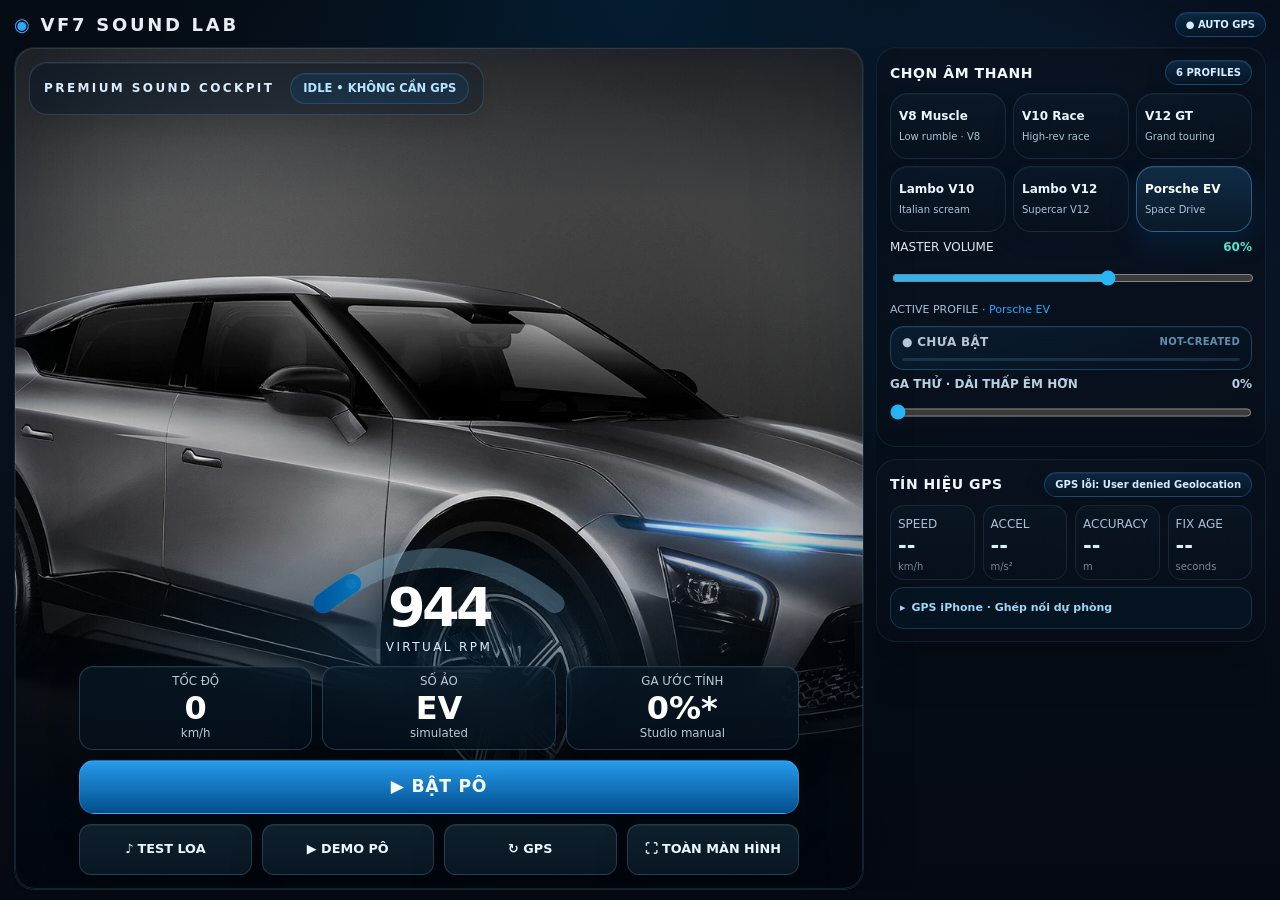
<file: index.html>
<!DOCTYPE html><html lang="vi"><head><meta charset="utf-8"><meta name="viewport" content="width=device-width,initial-scale=1,maximum-scale=1"><meta name="theme-color" content="#070d14"><title>VF7 Sound Lab V23 • Cloud GPS Bridge</title><link rel="stylesheet" href="./styles.css"></head><body><main><header><div><h1><span class="branddot">◉</span> VF7 SOUND LAB</h1></div><span class="tag" id="autoBadge">● AUTO GPS</span></header>
<div class="workspace"><section class="panel hero"><div class="hero-bg"><img src="./assets/vf7-hero.png" alt="VinFast VF 7"/></div><div class="hero-vignette" aria-hidden="true"></div><div class="hero-fade" aria-hidden="true"></div><div class="section-glow" aria-hidden="true"></div><div class="hero-content"><div class="topline"><div class="eyebrow">PREMIUM SOUND COCKPIT</div><span class="state" id="rpmState">IDLE</span></div><div class="dial"><svg viewBox="0 0 400 170" aria-hidden="true"><defs><linearGradient id="rpmGradient" gradientUnits="userSpaceOnUse" x1="36" y1="0" x2="364" y2="0"><stop offset="0%" stop-color="#01579B"/><stop offset="20%" stop-color="#0879BD"/><stop offset="40%" stop-color="#159FDB"/><stop offset="62%" stop-color="#29B6F6"/><stop offset="80%" stop-color="#67DCFF"/><stop offset="94%" stop-color="#B7F0FF"/><stop offset="100%" stop-color="#E8FCFF"/></linearGradient></defs><path d="M 36 101 Q 200 -28 364 101" fill="none" stroke="rgba(138,192,221,.33)" stroke-width="28" stroke-linecap="round"/><path d="M 36 101 Q 200 -28 364 101" pathLength="100" fill="none" stroke="url(#rpmGradient)" stroke-width="28" stroke-linecap="round" stroke-dasharray="0 100" id="rpmArc"/><path d="M 55 106 Q 200 -8 345 106" fill="none" stroke="rgba(136,191,215,.28)" stroke-width="1.25" stroke-dasharray="3 10"/><circle id="rpmTipHalo" cx="36" cy="101" r="19" fill="#75dfff" opacity="0"/><circle id="rpmTip" cx="36" cy="101" r="7.2" fill="#d5f9ff" opacity="0"/></svg><div class="dialdata"><div class="rpm" id="rpm">800</div><div class="rpmlabel">VIRTUAL RPM</div><div class="stateLine">SMART SOUND ENGINE</div></div></div><div class="stats"><div class="stat"><span class="sub">TỐC ĐỘ</span><strong id="speed">0</strong><span class="sub">km/h</span></div><div class="stat"><span class="sub">SỐ ẢO</span><strong id="gear">1</strong><span class="sub">simulated</span></div><div class="stat"><span class="sub">GA ƯỚC TÍNH</span><strong id="throttleN">0%</strong><span class="sub" id="throttleSource">GPS estimated</span></div></div><div class="controls"><button class="primary" id="start">▶ BẬT PÔ</button><button class="secondary" id="testTone"><span class="label-long">♪ TEST LOA</span><span class="label-short">♪ LOA</span></button><button class="secondary" id="demoSound"><span class="label-long">▶ DEMO PÔ</span><span class="label-short">▶ DEMO</span></button><button class="secondary" id="retryGPS"><span class="label-long">↻ GPS</span><span class="label-short">↻ GPS</span></button><button class="secondary" id="fullscreen" aria-label="Chế độ toàn màn hình"><span class="label-long">⛶ TOÀN MÀN HÌNH</span><span class="label-short">⛶ FULL</span></button></div></div></section>
<div class="side"><section class="panel"><div class="section-title"><strong>CHỌN ÂM THANH</strong><span class="tag" style="padding:5px 9px">6 PROFILES</span></div><div class="modes"><button data-engine="v8">V8 Muscle<small>Low rumble · V8</small></button><button data-engine="v10">V10 Race<small>High-rev race</small></button><button data-engine="v12">V12 GT<small>Grand touring</small></button><button data-engine="lambo10">Lambo V10<small>Italian scream</small></button><button data-engine="lambo12">Lambo V12<small>Supercar V12</small></button><button data-engine="porscheev">Porsche EV<small>Space Drive</small></button></div><div class="row"><div class="flex"><label for="volume">MASTER VOLUME</label><b id="volumeVal">60%</b></div><input id="volume" type="range" min="0" max="100" value="60"></div><div class="mini activeprofile">ACTIVE PROFILE · <span id="profile" class="green">Porsche EV</span></div>
<div class="audio-box" role="status" aria-live="polite">
  <div class="audio-box-title"><span id="audioState">● CHƯA BẬT</span><span id="webAudioState">NOT-CREATED</span></div>
  <div class="audio-meter"><span id="signalMeter"></span></div>
  <div class="audio-feedback" id="audioDetail" hidden aria-live="polite"></div>
  <div id="status" class="sr-only">Chưa bật âm thanh.</div>
</div>
<div class="studio-box">
 <div class="flex"><label for="studioThrottle">GA THỬ · DẢI THẤP ÊM HƠN</label><b id="studioVal">0%</b></div>
 <input id="studioThrottle" type="range" min="0" max="100" step="1" value="0" aria-label="Ga thử không cần GPS"/>
</div></section><section class="panel"><div class="section-title"><strong>TÍN HIỆU GPS</strong><span id="gpsQuality" class="tag">Đang chờ GPS</span></div><div class="gps-stats"><div><span class="sub">SPEED</span><strong id="gpsLiveSpeed">--</strong><small>km/h</small></div><div><span class="sub">ACCEL</span><strong id="gpsLiveAccel">--</strong><small>m/s²</small></div><div><span class="sub">ACCURACY</span><strong id="gpsAccuracy">--</strong><small>m</small></div><div><span class="sub">FIX AGE</span><strong id="gpsAge">--</strong><small>seconds</small></div></div><details class="bridge-panel" aria-label="Kết nối GPS iPhone"><summary>GPS iPhone · Ghép nối dự phòng</summary><div class="bridge-heading"><span class="bridge-status" id="bridgeStatus">Chưa kết nối</span></div><div class="bridge-row"><button class="bridge-action" id="bridgeCreate" type="button">TẠO MÃ GHÉP NỐI</button><span class="bridge-code" id="bridgeCode">--------</span></div><p class="bridge-note">Nếu APTV không cấp GPS: mở <a href="./phone.html" target="_blank" rel="noopener">trang GPS iPhone</a>, nhập mã trên màn hình xe. Ưu tiên GPS APTV khi có tín hiệu.</p></details><span id="gpsPhase" hidden aria-hidden="true"></span><div hidden><span id="sensorSource"></span><span id="supportGeo"></span><span id="supportAudio"></span><span id="gpsSource"></span></div></section></div></div>
<details class="details"><summary>⚙ Chẩn đoán âm thanh / GPS / APTV</summary><section class="panel"><p class="notice" id="streamDiag">Âm thanh: chưa bật · GPS: chưa có dữ liệu</p><p class="notice">Ứng dụng dùng GPS do trình duyệt đang mở trang cấp. Trên APTV, cần HTTPS và quyền vị trí. iPhone không tự chuyển dữ liệu GPS qua CarPlay nếu thiếu cầu nối riêng. GPS đo tốc độ trễ; thuật toán chỉ <b>ước tính</b> ga, giảm tốc và cấp số, không đo bàn đạp hoặc hệ thống phanh xe.</p><p class="notice">Thử nghiệm khi xe đỗ: mở web bằng APTV, cấp quyền định vị, chọn profile, nhấn BẬT PÔ và kiểm tra âm thanh. Chỉ sử dụng các nút kiểm tra và cấu hình khi xe đang đỗ. Tránh điều chỉnh màn hình khi đang lái. Dữ liệu GPS không được gửi lên máy chủ.</p></section></details><footer>Thiết kế lấy cảm hứng từ cách tổ chức HUD và engine library của EV·ENGINE, không liên kết hay sao chép tài sản thương hiệu. Tất cả âm thanh tổng hợp từ Web Audio; không có bản thu Porsche/Lamborghini chính hãng. Chỉ phục vụ giải trí, không dùng làm công cụ đo vận tốc.</footer></main><script src="./config.js"></script><script src="./app.js" defer></script><script src="./bridge.js" defer></script></body></html>
</file>
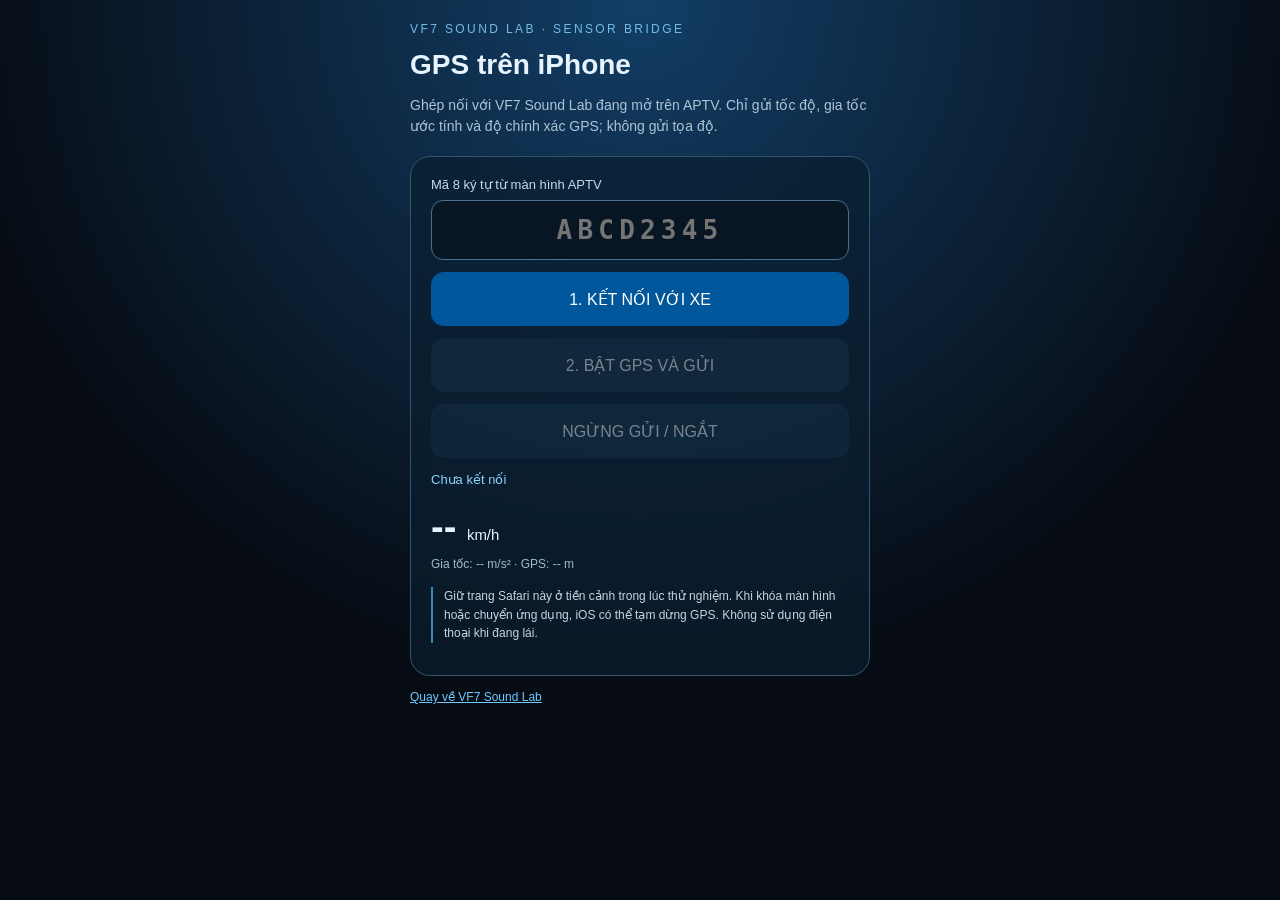
<file: phone.html>
<!doctype html><html lang="vi"><head><meta charset="utf-8"><meta name="viewport" content="width=device-width,initial-scale=1,viewport-fit=cover"><meta name="theme-color" content="#07111c"><title>VF7 · iPhone GPS Bridge</title><style>
:root{color-scheme:dark;font-family:-apple-system,BlinkMacSystemFont,"Segoe UI",sans-serif}*{box-sizing:border-box}body{margin:0;min-height:100vh;background:radial-gradient(circle at 50% 0,#123e66,#070c14 62%);color:#e7f4ff;padding:22px}main{max-width:460px;margin:auto}.eyebrow{font-size:12px;letter-spacing:.2em;color:#72bde7}h1{font-size:28px;line-height:1.1;margin:14px 0}p{color:#adc4d6;line-height:1.55;font-size:14px}.card{background:rgba(11,30,48,.7);border:1px solid #34546e;border-radius:20px;padding:20px;margin-top:18px;backdrop-filter:blur(12px)}label{display:block;font-size:13px;color:#c3dded;margin-bottom:8px}input{width:100%;font:700 26px monospace;letter-spacing:.20em;color:#fff;background:#081522;border:1px solid #477391;border-radius:12px;padding:14px;text-transform:uppercase;text-align:center}button{width:100%;font:700 15px inherit;font-size:16px;min-height:54px;border:0;border-radius:13px;color:white;background:#01579b;margin-top:12px}button.secondary{background:#1a3449}button:disabled{opacity:.45}.status{color:#8bd4fa;font-size:13px;margin:14px 0;min-height:20px}.metric{font-size:38px;font-weight:800;margin:8px 0}.small{font-size:12px;color:#a3bacb}.notice{font-size:12px;color:#c6d6e1;border-left:2px solid #3489bf;padding-left:11px;margin-top:16px}a{color:#6ecaff}</style></head><body><main><div class="eyebrow">VF7 SOUND LAB · SENSOR BRIDGE</div><h1>GPS trên iPhone</h1><p>Ghép nối với VF7 Sound Lab đang mở trên APTV. Chỉ gửi tốc độ, gia tốc ước tính và độ chính xác GPS; không gửi tọa độ.</p><div class="card"><label for="code">Mã 8 ký tự từ màn hình APTV</label><input id="code" maxlength="8" autocomplete="off" autocapitalize="characters" spellcheck="false" placeholder="ABCD2345"><button id="join">1. KẾT NỐI VỚI XE</button><button class="secondary" id="start" disabled>2. BẬT GPS VÀ GỬI</button><button class="secondary" id="stop" disabled>NGỪNG GỬI / NGẮT</button><div class="status" id="status">Chưa kết nối</div><div class="metric"><span id="speed">--</span> <small style="font-size:15px;font-weight:400">km/h</small></div><div class="small">Gia tốc: <span id="accel">--</span> m/s² · GPS: <span id="accuracy">--</span> m</div><p class="notice">Giữ trang Safari này ở tiền cảnh trong lúc thử nghiệm. Khi khóa màn hình hoặc chuyển ứng dụng, iOS có thể tạm dừng GPS. Không sử dụng điện thoại khi đang lái.</p></div><p class="small"><a href="./index.html">Quay về VF7 Sound Lab</a></p></main><script src="./config.js"></script><script src="./phone.js"></script></body></html>
</file>
<file: styles.css>
:root{color-scheme:dark;font-family:Inter,ui-sans-serif,system-ui,-apple-system,BlinkMacSystemFont,"Segoe UI",sans-serif;color:#e7eef5;background:#060b12}*{box-sizing:border-box}body{margin:0;background:radial-gradient(ellipse at 55% -25%,#173242 0,transparent 62%),#070c13;min-height:100vh}main{max-width:1380px;margin:auto;padding:19px 22px 30px}button,input{font:inherit}button{cursor:pointer}header{display:flex;align-items:center;justify-content:space-between;margin-bottom:18px;gap:12px}h1{font-size:20px;letter-spacing:.12em;margin:0;font-weight:850}.branddot{color:#4cf4cc}.sub{color:#8899ad;font-size:12px}.tag{border:1px solid #25485a;color:#68ecd4;background:#0c292e;border-radius:30px;padding:8px 12px;font-size:11px;font-weight:700;white-space:nowrap}.workspace{display:grid;grid-template-columns:minmax(0,1.6fr) minmax(300px,1fr);gap:14px}.panel{background:#101923;border:1px solid #233543;border-radius:18px;padding:20px;min-width:0}.hero{position:relative;overflow:hidden;background:linear-gradient(155deg,#101d29,#0b121d 73%);min-height:500px;isolation:isolate}.hero:before{content:"";position:absolute;width:500px;height:500px;left:50%;top:12px;transform:translateX(-50%);background:radial-gradient(circle,#10cdaa0e,transparent 69%);pointer-events:none;z-index:0}.hero-bg,.hero-vignette,.hero-fade,.hero-content{position:absolute;inset:0}.hero-bg{z-index:0;pointer-events:none}.hero-bg img{position:absolute;left:50%;top:52%;transform:translate(-50%,-50%);width:min(92%,1320px);height:auto;object-fit:contain;object-position:center;filter:drop-shadow(0 18px 40px rgba(0,0,0,.45)) saturate(1.02) contrast(1.02);image-rendering:auto}.hero-vignette{z-index:0;pointer-events:none;background:radial-gradient(circle at 50% 52%,rgba(10,18,28,0) 0%,rgba(10,18,28,.06) 34%,rgba(7,12,18,.34) 62%,rgba(5,8,13,.82) 100%),linear-gradient(180deg,rgba(6,10,16,.34) 0%,rgba(6,10,16,.06) 20%,rgba(6,10,16,.08) 58%,rgba(6,10,16,.55) 100%)}.hero-fade{z-index:0;pointer-events:none;background:linear-gradient(180deg,rgba(7,12,18,.12) 0%,rgba(7,12,18,0) 18%,rgba(7,12,18,0) 62%,rgba(7,12,18,.22) 100%)}.hero-content{position:relative;z-index:1;display:flex;flex-direction:column;height:100%}.topline{display:flex;justify-content:space-between;align-items:center;gap:10px}.eyebrow{letter-spacing:.17em;color:#8da3b6;font-size:11px;font-weight:750}.state{color:#5aebc8;font-size:12px;font-weight:800}.dial{height:265px;width:min(100%,500px);margin:12px auto 0;position:relative;display:flex;align-items:center;justify-content:center}.dial svg{position:absolute;inset:0;width:100%;height:100%}.dialdata{position:relative;text-align:center;margin-top:29px}.rpm{font-size:clamp(62px,8vw,106px);font-weight:800;letter-spacing:-.08em;line-height:1;font-variant-numeric:tabular-nums}.rpmlabel{font-size:12px;letter-spacing:.16em;color:#94a8b7;margin-top:5px}.stateLine{font-size:12px;color:#64efcb;margin-top:13px;text-transform:uppercase}.stats{display:grid;grid-template-columns:repeat(3,1fr);gap:10px;margin-top:5px}.stat{padding:14px 10px;background:#0c141e;border:1px solid #213341;border-radius:12px;text-align:center}.stat strong{display:block;color:white;font-size:clamp(24px,2.8vw,35px);font-variant-numeric:tabular-nums;margin:6px 0 2px}.green{color:#65f4d1}.controls{display:flex;align-items:center;gap:10px;margin-top:17px;flex-wrap:wrap}.primary{flex:1;background:#64eac7;border:1px solid #64eac7;color:#071c20;border-radius:10px;padding:16px 17px;font-weight:850;letter-spacing:.05em;font-size:15px}.primary.off{background:#ffc6a3;border-color:#ffc6a3;color:#391b13}.secondary{background:#192937;border:1px solid #345064;color:#dae6f0;padding:13px 14px;border-radius:10px;font-size:13px}.status{font-size:12px;color:#9db1c0;margin-top:12px;line-height:1.55;min-height:18px}.side{display:flex;flex-direction:column;gap:14px}.section-title{display:flex;align-items:center;justify-content:space-between;gap:10px;margin-bottom:16px}.section-title strong{font-size:15px}.modes{display:grid;grid-template-columns:1fr 1fr;gap:9px}.modes button{display:flex;flex-direction:column;align-items:flex-start;justify-content:center;gap:4px;min-height:67px;text-align:left;background:#0b141e;color:#cfdde8;border:1px solid #273b48;border-radius:12px;padding:11px 13px;font-weight:730;font-size:13px}.modes button:before{content:'◈';font-size:13px;color:#4f7e91}.modes button.active{background:linear-gradient(135deg,#17383a,#0c232b);border-color:#53daba;color:white}.modes button.active:before{color:#70f7d4}.modes button small{font-size:10px;color:#8698a8;font-weight:500}.flex{display:flex;justify-content:space-between;align-items:center;gap:10px}.row{margin-top:17px}.row label{font-size:13px}.row b{font-size:13px;color:#60eac8}input[type=range]{width:100%;accent-color:#65edd0;margin-top:13px}.mini{color:#90a4b5;font-size:11px;line-height:1.6}.gps-dashboard{margin-top:14px}.gps-stats{display:grid;grid-template-columns:repeat(4,1fr);gap:8px;margin:13px 0}.gps-stats>div{background:#0b141d;border:1px solid #1f3340;padding:11px;border-radius:10px;min-width:0}.gps-stats strong{display:block;color:#b9f4e4;font-size:17px;overflow:hidden;text-overflow:ellipsis;white-space:nowrap;margin:6px 0}.gps-stats small{display:block;color:#70889b;font-size:10px}.notice{color:#95a9ba;font-size:12px;line-height:1.65}.details{margin-top:14px}.details summary{cursor:pointer;font-size:13px;font-weight:750;color:#cbdce6;padding:10px 0}.details .panel{margin-top:10px}footer{color:#7891a1;font-size:11px;padding:18px 0;line-height:1.5}.topline,.stats,.controls,.status{position:relative}.topline{padding:2px 0}.dial{z-index:1}.dial svg path:first-child{stroke:rgba(53,78,95,.9)}.dialdata{text-shadow:0 4px 20px rgba(0,0,0,.45)}.stats .stat{background:rgba(10,20,30,.72);backdrop-filter:blur(10px);-webkit-backdrop-filter:blur(10px);border-color:rgba(79,110,126,.38)}.controls .primary,.controls .secondary{backdrop-filter:blur(10px);-webkit-backdrop-filter:blur(10px)}.controls .secondary{background:rgba(20,38,52,.82)}.hero .status{padding:8px 12px;border-radius:10px;background:rgba(8,16,24,.46);backdrop-filter:blur(8px);-webkit-backdrop-filter:blur(8px)}.hero .section-glow{position:absolute;left:50%;bottom:22px;transform:translateX(-50%);width:min(72%,760px);height:140px;border-radius:50%;background:radial-gradient(ellipse at center,rgba(92,233,203,.10) 0%,rgba(92,233,203,.02) 42%,rgba(92,233,203,0) 72%);pointer-events:none;z-index:0}@media (min-width:850px) and (orientation:landscape){.hero-bg img{width:min(90%,1180px);top:54%}.stats{margin-top:auto}.hero .status{margin-top:10px}}@media (max-width:850px){.hero-bg img{width:112%;top:58%;opacity:.92}.hero-vignette{background:radial-gradient(circle at 50% 56%,rgba(10,18,28,0) 0%,rgba(10,18,28,.08) 28%,rgba(7,12,18,.44) 62%,rgba(5,8,13,.88) 100%),linear-gradient(180deg,rgba(6,10,16,.24) 0%,rgba(6,10,16,.05) 18%,rgba(6,10,16,.10) 60%,rgba(6,10,16,.64) 100%)}}@media(max-width:850px){main{padding:12px}.workspace{grid-template-columns:1fr}.hero{min-height:430px}.dial{height:240px}.panel{padding:15px}}@media(max-width:470px){.stats{gap:6px}.stat{padding:10px 4px}.stat strong{font-size:24px}.modes{grid-template-columns:1fr 1fr}.gps-stats{grid-template-columns:repeat(2,1fr)}header .tag{font-size:9px;padding:6px}.rpm{font-size:66px}}

/* V7: automotive touch-first cockpit, preserving existing audio/GPS engine. */
html{-webkit-text-size-adjust:100%;scroll-behavior:smooth}body{overscroll-behavior-y:contain}button,summary,input{touch-action:manipulation}button{min-height:54px;-webkit-tap-highlight-color:transparent;user-select:none}button:focus-visible,summary:focus-visible{outline:3px solid #67edd4;outline-offset:3px}button:active{transform:scale(.985)}.primary{min-height:68px;font-size:16px;border-radius:14px}.secondary{font-size:13px;font-weight:750;border-radius:12px}.modes button{min-height:78px;padding:12px 14px;font-size:15px}.modes button small{font-size:11px;line-height:1.35}.modes button:before{font-size:18px}.row{margin-top:16px}input[type=range]{height:36px;cursor:pointer;touch-action:pan-x}input[type=range]::-webkit-slider-thumb{width:28px;height:28px}.controls{display:grid;grid-template-columns:minmax(0,1.3fr) repeat(2,minmax(0,.7fr));gap:10px}.controls button{min-width:0}.controls #start{grid-row:span 2}.status{font-size:13px}.tag{font-size:12px}.stat .sub{font-size:12px}.stat strong{font-size:clamp(25px,3vw,37px)}
/* Wider embedded landscapes, including lower-resolution car displays */
@media (min-width:850px) and (orientation:landscape){main{max-width:none;padding:10px 15px 16px}header{margin-bottom:10px}.workspace{grid-template-columns:minmax(0,1.16fr) minmax(340px,1fr);gap:10px}.side{gap:10px}.panel{padding:14px 16px;border-radius:16px}.hero{min-height:0}.dial{height:clamp(140px,31vh,260px);margin:3px auto 0}.dialdata{margin-top:19px}.rpm{font-size:clamp(54px,7.5vh,96px)}.stats{gap:8px;margin-top:0}.stat{padding:8px}.stat strong{font-size:clamp(23px,4vh,34px);margin:2px 0}.controls{margin-top:10px;gap:8px}.primary{min-height:62px}.secondary{min-height:52px}.section-title{margin-bottom:9px}.section-title strong{font-size:14px}.modes{grid-template-columns:repeat(3,minmax(0,1fr));gap:7px}.modes button{min-height:65px;padding:8px 10px;font-size:13px}.modes button:before{display:none}.modes button small{font-size:10px}.row{margin-top:8px}.gps-stats{margin:9px 0}.gps-stats>div{padding:8px}.gps-stats strong{margin:4px 0}.gps-dashboard{margin-top:8px}.details{margin-top:10px}footer{padding:9px 0}}
/* Extra short APTV windows: focus on core actions without micro-text */
@media (min-width:850px) and (max-height:650px) and (orientation:landscape){.dial{height:155px}.rpm{font-size:59px}.stateLine{margin-top:6px}.stats{margin-top:-2px}.controls{grid-template-columns:1.35fr 1fr 1fr 1fr 1fr}.controls #start{grid-row:auto}.controls button{min-height:56px;padding:7px;font-size:12px}.controls .primary{font-size:13px}.modes button{min-height:60px}.gps-stats strong{font-size:15px}.gps-stats small{font-size:9px}.gps-stats>div{padding:7px}.row{margin-top:5px}.status{font-size:11px;margin-top:6px}.section-title{margin-bottom:7px}}
/* Phone/tablet fallback */
@media (max-width:849px){.workspace{grid-template-columns:1fr}.hero{min-height:0}.modes{grid-template-columns:repeat(3,minmax(0,1fr))}.controls{grid-template-columns:1fr 1fr}.controls #start{grid-column:1/-1;grid-row:auto}.controls #fullscreen{grid-column:1/-1}.modes button{min-height:78px}.gps-stats{grid-template-columns:repeat(4,minmax(0,1fr))}}
@media (max-width:530px){h1{font-size:16px}.tag{font-size:10px}.dial{height:205px}.rpm{font-size:64px}.panel{padding:13px}.modes{grid-template-columns:repeat(2,minmax(0,1fr))}.gps-stats{grid-template-columns:repeat(2,minmax(0,1fr))}.controls{gap:8px}.secondary{font-size:12px;padding:10px}}
@media (prefers-reduced-motion:reduce){button:active{transform:none}html{scroll-behavior:auto}}

:root{
  --accent:#01579B;
  --accent-soft:#2aa8ff;
  --accent-glow:rgba(42,168,255,.22);
  --glass:rgba(8,18,31,.42);
  --glass-strong:rgba(10,23,38,.58);
  --glass-border:rgba(152,214,255,.18);
  --text-soft:#a8bfd2;
}
body{
  background:
    radial-gradient(ellipse at 50% -8%, rgba(1,87,155,.26) 0%, rgba(1,87,155,.10) 26%, transparent 56%),
    radial-gradient(circle at 84% 18%, rgba(41,121,255,.12) 0%, transparent 28%),
    linear-gradient(180deg,#050b12 0%, #07111d 42%, #050912 100%);
}
.branddot,.green{color:var(--accent-soft)!important}
h1{letter-spacing:.15em}
.sub,.mini,.notice{color:var(--text-soft)}
.tag{
  border-color:rgba(42,168,255,.28)!important;
  color:#d4efff;
  background:linear-gradient(180deg,rgba(19,77,127,.38),rgba(7,29,48,.38));
  box-shadow:0 8px 24px rgba(0,0,0,.16), inset 0 1px 0 rgba(255,255,255,.05);
  backdrop-filter:blur(14px);
  -webkit-backdrop-filter:blur(14px);
}
.panel{
  background:linear-gradient(180deg,rgba(9,18,30,.82),rgba(7,14,24,.72));
  border-color:rgba(111,177,220,.10);
  box-shadow:0 18px 48px rgba(0,0,0,.26), inset 0 1px 0 rgba(255,255,255,.02);
}
.hero{
  background:
    radial-gradient(circle at 50% 48%, rgba(1,87,155,.14) 0%, rgba(1,87,155,.08) 18%, transparent 54%),
    linear-gradient(160deg, #0b1520 0%, #08111a 55%, #060b12 100%);
  min-height:560px;
}
.hero:before{background:radial-gradient(circle, rgba(42,168,255,.12), transparent 68%)}
.hero-bg img{
  width:min(94%,1260px)!important;
  top:54%!important;
  filter:drop-shadow(0 28px 58px rgba(0,0,0,.58)) saturate(1.04) contrast(1.03) brightness(1.01);
}
.hero-vignette{
  background:
    radial-gradient(circle at 50% 54%, rgba(7,15,25,0) 0%, rgba(7,15,25,.04) 25%, rgba(6,12,20,.22) 52%, rgba(3,7,11,.78) 100%),
    radial-gradient(circle at 50% 34%, rgba(42,168,255,.08) 0%, transparent 32%),
    linear-gradient(180deg, rgba(4,9,15,.44) 0%, rgba(4,9,15,.08) 17%, rgba(4,9,15,.08) 68%, rgba(4,9,15,.58) 100%);
}
.hero-fade{background:linear-gradient(180deg,rgba(8,14,22,.16) 0%, rgba(8,14,22,0) 22%, rgba(8,14,22,0) 65%, rgba(8,14,22,.20) 100%)}
.section-glow{
  width:min(78%,820px)!important;
  height:180px!important;
  background:radial-gradient(ellipse at center, rgba(42,168,255,.14) 0%, rgba(42,168,255,.04) 42%, rgba(42,168,255,0) 72%)!important;
}
.hero-content{
  padding:2px;
}
.topline{
  display:flex;
  align-items:center;
  justify-content:space-between;
  gap:16px;
  padding:16px 18px !important;
  border:1px solid var(--glass-border);
  background:linear-gradient(180deg, rgba(17,32,49,.30), rgba(8,18,31,.46));
  border-radius:18px;
  box-shadow:0 10px 30px rgba(0,0,0,.18), inset 0 1px 0 rgba(255,255,255,.05);
  backdrop-filter:blur(18px);
  -webkit-backdrop-filter:blur(18px);
}
.eyebrow{color:#d8edff;font-size:12px;letter-spacing:.20em}
.state{
  color:#b5e5ff;
  background:rgba(1,87,155,.18);
  border:1px solid rgba(74,176,255,.22);
  padding:8px 12px;
  border-radius:999px;
  box-shadow:inset 0 1px 0 rgba(255,255,255,.05);
}
.dial{
  margin:8px auto -4px;
  width:min(100%,560px);
}
#rpmArc{stroke:#29b6f6!important;filter:drop-shadow(0 0 8px rgba(41,182,246,.35))}
.dialdata{
  padding:22px 28px 16px;
  border-radius:999px;
  background:radial-gradient(circle at 50% 32%, rgba(16,29,45,.32), rgba(8,15,24,.08) 58%, rgba(8,15,24,0) 74%);
}
.rpm{color:#f2f8fd;text-shadow:0 6px 32px rgba(0,0,0,.55)}
.rpmlabel,.stateLine{color:#c5ddee}
.stats{
  grid-template-columns:repeat(3,minmax(0,1fr));
  gap:12px;
  margin-top:6px;
}
.stat{
  background:linear-gradient(180deg, rgba(18,35,54,.28), rgba(7,16,27,.52))!important;
  border:1px solid var(--glass-border)!important;
  border-radius:18px;
  backdrop-filter:blur(18px);
  -webkit-backdrop-filter:blur(18px);
  box-shadow:0 10px 26px rgba(0,0,0,.16), inset 0 1px 0 rgba(255,255,255,.04);
}
.stat .sub{color:#b8cad8}
.stat strong{color:white}
.controls{
  margin-top:14px;
  gap:12px;
}
.primary,.secondary,
.modes button,
.gps-stats>div,
.hero .status,
.row input[type=range],
.details .panel{
  backdrop-filter:blur(18px);
  -webkit-backdrop-filter:blur(18px);
}
.primary{
  background:linear-gradient(180deg, rgba(42,168,255,.92), rgba(1,87,155,.90));
  border:1px solid rgba(137,220,255,.22);
  color:#f7fcff;
  box-shadow:0 18px 34px rgba(1,87,155,.22), inset 0 1px 0 rgba(255,255,255,.15);
}
.primary.off{
  background:linear-gradient(180deg, rgba(160,228,255,.92), rgba(27,126,200,.88));
  border-color:rgba(137,220,255,.24);
  color:#072033;
}
.secondary{
  background:linear-gradient(180deg, rgba(18,35,54,.38), rgba(8,17,28,.60));
  border:1px solid var(--glass-border);
  color:#ebf7ff;
  box-shadow:0 10px 24px rgba(0,0,0,.14), inset 0 1px 0 rgba(255,255,255,.04);
}
.hero .status{
  margin-top:12px;
  background:linear-gradient(180deg, rgba(18,35,54,.32), rgba(8,17,28,.50))!important;
  border:1px solid rgba(112,177,220,.14);
  color:#d7ebfb;
}
.section-title strong{letter-spacing:.04em;color:#f0f7fc}
.modes button{
  background:linear-gradient(180deg, rgba(18,35,54,.32), rgba(8,17,28,.52));
  border:1px solid rgba(100,160,200,.16);
  color:#ecf6fe;
  box-shadow:0 10px 22px rgba(0,0,0,.10), inset 0 1px 0 rgba(255,255,255,.03);
}
.modes button:before{color:#79cbff}
.modes button.active{
  background:linear-gradient(180deg, rgba(24,66,101,.56), rgba(10,29,45,.72));
  border-color:rgba(121,203,255,.34);
  box-shadow:0 12px 28px rgba(1,87,155,.20), inset 0 1px 0 rgba(255,255,255,.05);
}
.modes button small{color:#aac5d8}
input[type=range]{accent-color:#29b6f6}
.gps-stats>div{
  background:linear-gradient(180deg, rgba(18,35,54,.30), rgba(8,17,28,.54));
  border:1px solid rgba(100,160,200,.16);
  border-radius:14px;
}
.gps-stats strong{color:#d8efff}
.details summary{color:#dcefff}
footer{color:#8fb1c6}
@media (min-width:850px) and (orientation:landscape){
  .workspace{grid-template-columns:minmax(0,1.72fr) minmax(340px,1fr)!important;gap:14px!important}
  .hero{min-height:580px}
  .hero-content{padding:2px 2px 0}
  .topline{max-width:560px}
  .stats,.controls,.hero .status{max-width:700px}
  .stats,.controls,.hero .status{margin-left:auto;margin-right:auto}
  .stats{margin-top:-4px}
}
@media (max-width:850px){
  .hero{min-height:510px}
  .topline{padding:14px 14px!important;border-radius:16px}
  .hero-bg img{width:120%!important;top:57%!important}
  .stats{gap:9px}
  .stat{border-radius:16px}
}


/* V10 Hero Focus Layout: reduce UI obstruction and spotlight VF7 */
.hero{min-height:620px!important}
.hero-bg img{width:min(98%,1340px)!important;top:48.5%!important;left:51%!important;filter:drop-shadow(0 34px 70px rgba(0,0,0,.62)) saturate(1.05) contrast(1.04) brightness(1.02)!important}
.hero-vignette{background:radial-gradient(circle at 50% 50%, rgba(7,15,25,0) 0%, rgba(7,15,25,.02) 20%, rgba(6,12,20,.16) 50%, rgba(3,7,11,.76) 100%),radial-gradient(circle at 50% 35%, rgba(42,168,255,.10) 0%, transparent 30%),linear-gradient(180deg, rgba(4,9,15,.40) 0%, rgba(4,9,15,.08) 16%, rgba(4,9,15,.06) 66%, rgba(4,9,15,.52) 100%)!important}
.hero-content{display:block!important;position:relative;height:100%;padding:0!important}
.topline{position:absolute;top:18px;left:18px;right:auto;width:min(420px,calc(100% - 36px));z-index:3;padding:14px 16px!important}
.dial{position:absolute;left:50%;bottom:145px;transform:translateX(-50%);width:min(56%,560px)!important;height:auto!important;margin:0!important;z-index:2}
.dialdata{padding:16px 22px 10px!important;background:radial-gradient(circle at 50% 32%, rgba(10,20,34,.44), rgba(8,15,24,.12) 58%, rgba(8,15,24,0) 76%)!important}
.rpm{font-size:clamp(58px,8vw,102px)!important}
.stats{position:absolute;left:50%;bottom:82px;transform:translateX(-50%);width:min(74%,760px);z-index:3;margin:0!important}
.controls{position:absolute;left:50%;bottom:18px;transform:translateX(-50%);width:min(82%,860px);z-index:3;margin:0!important}
.hero .status{position:absolute;left:18px;bottom:18px;width:min(360px,calc(100% - 36px));z-index:2;margin:0!important;background:linear-gradient(180deg, rgba(13,28,44,.42), rgba(8,17,28,.56))!important}
.section-glow{bottom:136px!important;width:min(84%,960px)!important;height:220px!important;background:radial-gradient(ellipse at center, rgba(42,168,255,.16) 0%, rgba(42,168,255,.05) 40%, rgba(42,168,255,0) 74%)!important}
.stats .stat,.controls .primary,.controls .secondary,.hero .status{box-shadow:0 18px 34px rgba(0,0,0,.18), inset 0 1px 0 rgba(255,255,255,.05)!important}
@media (min-width:850px) and (orientation:landscape){.workspace{grid-template-columns:minmax(0,1.8fr) minmax(340px,1fr)!important}.topline{top:20px;left:20px;width:min(400px,calc(100% - 40px))}.dial{bottom:152px;width:min(54%,560px)!important}.stats{bottom:88px;width:min(70%,740px)}.controls{bottom:18px;width:min(76%,840px)}}
@media (max-width:1100px){.hero{min-height:600px!important}.hero-bg img{width:104%!important;left:52%!important;top:49%!important}.dial{width:min(72%,560px)!important;bottom:168px}.stats{width:min(88%,820px);bottom:94px}.controls{width:min(92%,880px)}.hero .status{width:min(320px,calc(100% - 36px))}}
@media (max-width:850px){.hero{min-height:640px!important}.hero-bg img{width:124%!important;top:40%!important;left:54%!important}.topline{top:12px;left:12px;width:calc(100% - 24px);padding:12px 14px!important}.dial{width:88%!important;bottom:205px}.stats{width:calc(100% - 24px);bottom:118px;grid-template-columns:repeat(3,1fr)!important}.controls{width:calc(100% - 24px);bottom:18px}.hero .status{display:none}.section-glow{bottom:180px!important}}
@media (max-width:560px){.hero{min-height:660px!important}.hero-bg img{width:136%!important;top:38%!important;left:56%!important}.dial{bottom:230px;width:92%!important}.stats{bottom:138px;gap:8px}.controls{grid-template-columns:1fr 1fr!important}.controls #start{grid-column:1/-1;grid-row:auto!important}.controls #fullscreen{grid-column:1/-1}}


/* V11 VF7 screen optimization */
html,body{height:100%;overflow:hidden}
body{-webkit-text-size-adjust:100%;touch-action:manipulation}
main{
  max-width:100vw!important;
  height:100vh;
  padding:12px 14px 10px!important;
  display:flex;
  flex-direction:column;
  overflow:hidden;
}
header{
  margin-bottom:10px!important;
  gap:10px;
  flex:0 0 auto;
}
header .sub{font-size:11px}
h1{font-size:18px!important}
.workspace{
  flex:1 1 auto;
  min-height:0;
  grid-template-columns:minmax(0,1.9fr) minmax(330px,390px)!important;
  gap:12px!important;
  overflow:hidden;
}
.hero{min-height:auto!important;height:100%;border-radius:22px}
.side{
  display:grid;
  grid-template-rows:auto auto;
  gap:12px;
  min-height:0;
  overflow:hidden;
}
.side>.panel{
  padding:16px 16px 14px!important;
}
/* keep all important content visible without page scrolling */
details.details{display:none!important}
footer{display:none!important}
.topline{width:min(380px,calc(100% - 28px))!important;top:14px!important;left:14px!important;padding:12px 14px!important}
.dial{bottom:136px!important;width:min(52%,540px)!important}
.stats{bottom:86px!important;width:min(72%,720px)!important;gap:10px!important}
.stat{padding:14px 12px!important;min-height:86px}
.stat strong{font-size:28px!important;line-height:1}
.controls{bottom:14px!important;width:min(80%,820px)!important;gap:10px!important}
.primary,.secondary,.modes button{
  min-height:58px!important;
  border-radius:18px!important;
  font-size:15px!important;
  font-weight:800!important;
}
.primary{min-height:62px!important}
.controls button{padding:0 16px!important}
.hero .status{display:none!important}
.section-title{margin-bottom:10px!important}
.section-title strong{font-size:14px!important}
.modes{
  grid-template-columns:1fr 1fr!important;
  gap:10px!important;
}
.modes button{
  min-height:68px!important;
  padding:11px 12px!important;
  text-align:left;
}
.modes button small{font-size:11px!important;margin-top:4px;display:block}
.row{margin-top:12px!important}
.row label,.flex b{font-size:12px!important}
input[type=range]{height:22px!important}
.gps-stats{gap:8px!important}
.gps-stats>div{padding:12px 10px!important;min-height:78px}
.gps-stats strong{font-size:24px!important;line-height:1}
.mini{font-size:11px!important}
.tag{font-size:10px!important;padding:6px 10px!important}
.panel{border-radius:20px!important}
/* Automotive landscape tuning */
@media (min-width:1100px) and (max-height:900px){
  .hero-bg img{width:min(96%,1300px)!important;top:48%!important}
  .dial{bottom:126px!important;width:min(50%,520px)!important}
  .stats{bottom:78px!important;width:min(68%,700px)!important}
  .controls{bottom:12px!important;width:min(76%,800px)!important}
  .primary,.secondary{min-height:54px!important}
  .modes button{min-height:62px!important}
  .gps-stats>div{min-height:72px}
}
@media (min-width:1200px){
  .hero-bg img{width:min(97%,1320px)!important;top:47.8%!important}
}
@media (max-width:980px){
  html,body{overflow:auto}
  main{height:auto;overflow:visible}
  .workspace{overflow:visible;grid-template-columns:1fr!important}
  .side{grid-template-rows:auto auto}
  details.details,footer{display:block!important}
}
@media (max-width:850px){
  html,body{overflow:auto}
  .hero{height:auto!important;min-height:640px!important}
  .topline{width:calc(100% - 24px)!important;top:12px!important;left:12px!important}
  .dial{bottom:196px!important;width:90%!important}
  .stats{bottom:112px!important;width:calc(100% - 24px)!important}
  .controls{bottom:12px!important;width:calc(100% - 24px)!important;grid-template-columns:repeat(2,1fr)!important}
  .controls #start{grid-column:1/-1}
  .side>.panel{padding:14px!important}
  details.details,footer{display:block!important}
}


/* V12: audio-state always visible, even when compact driving layout hides diagnostics */
.sr-only{position:absolute!important;width:1px!important;height:1px!important;padding:0!important;margin:-1px!important;overflow:hidden!important;clip:rect(0,0,0,0)!important;border:0!important}
.audio-box{margin-top:10px;border:1px solid rgba(61,171,239,.30);background:linear-gradient(160deg,rgba(13,41,66,.50),rgba(7,17,29,.70));border-radius:14px;padding:10px 12px;box-shadow:inset 0 1px 0 rgba(255,255,255,.04);-webkit-backdrop-filter:blur(16px);backdrop-filter:blur(16px)}
.audio-box-title{display:flex;align-items:center;justify-content:space-between;gap:6px;font-size:12px;font-weight:780;letter-spacing:.025em;color:#91d2fa}
#audioState[data-kind="on"],#audioState[data-kind="ready"]{color:#6fd8ff}#audioState[data-kind="warn"]{color:#ffcb83}#audioState[data-kind="off"]{color:#b5c5d5}
#webAudioState{font-size:10px;font-weight:720;opacity:.65}
.audio-feedback{font-size:11px;line-height:1.35;color:#aac6da;margin-top:7px;display:-webkit-box;-webkit-line-clamp:2;-webkit-box-orient:vertical;overflow:hidden;min-height:28px}
.audio-meter{height:3px;margin-top:9px;background:rgba(68,122,166,.28);border-radius:99px;overflow:hidden}.audio-meter span{height:100%;display:block;width:0;background:linear-gradient(90deg,#01579B,#40C4FF);border-radius:inherit;transition:width .1s}
.studio-box{margin-top:12px}.studio-box label,.studio-box b{font-size:12px!important;font-weight:750;color:#b8d0e1}.studio-box input[type=range]{margin:4px 0 0!important;min-height:35px;touch-action:pan-x}
.activeprofile{margin-top:8px!important}
/* Sound profiles in a compact grid, so the audio diagnostic remains onscreen. */
@media (min-width:981px) and (orientation:landscape){
 .modes{grid-template-columns:repeat(3,minmax(0,1fr))!important;gap:7px!important}
 .modes button{min-height:66px!important;padding:10px 8px!important;font-size:12px!important;line-height:1.18!important}
 .modes button small{font-size:10px!important;line-height:1.2!important}
 .side{overflow-y:auto!important;overscroll-behavior:contain;scrollbar-width:thin;scrollbar-color:#1c5481 transparent;grid-template-rows:min-content min-content!important}
 .side>.panel{padding:12px 13px!important}
 .side .row{margin-top:8px!important}
 .gps-stats>div{padding:7px!important;min-height:60px!important}
 .gps-stats strong{font-size:21px!important}
 .gps-stats{margin:7px 0!important}
 .audio-box{padding:8px 11px;margin-top:7px}
 .studio-box{margin-top:7px}
 .audio-feedback{min-height:26px;font-size:10px}
 .section-title{margin-bottom:8px!important}
}
@media (max-height:620px) and (min-width:981px) and (orientation:landscape){
 .side>.panel:nth-child(2){display:none}
 .modes button{min-height:56px!important}
 .audio-feedback{-webkit-line-clamp:1;min-height:13px}
 .topline{padding:9px!important}
 .stats{bottom:78px!important}
 .stat{min-height:65px!important;padding:9px!important}
}
@media (max-width:980px){.audio-feedback{-webkit-line-clamp:3}.modes{grid-template-columns:repeat(2,minmax(0,1fr))!important}}
/* Compact one-row bottom dock prevents RPM/stat overlap on landscape car displays. */
@media (min-width:981px) and (orientation:landscape){
 .controls{display:grid!important;grid-template-columns:minmax(0,1.7fr) repeat(4,minmax(0,.8fr))!important;align-items:stretch!important;gap:8px!important;width:calc(100% - 22px)!important;bottom:13px!important}
 .controls #start{grid-row:auto!important;grid-column:auto!important}
 .controls button{min-height:62px!important;padding:4px 7px!important;font-size:12px!important;line-height:1.15!important;border-radius:15px!important;letter-spacing:0!important}
 .stats{bottom:94px!important;width:78%!important}
 .dial{bottom:174px!important;width:min(51%,520px)!important}
}
@media (min-width:981px) and (max-height:620px) and (orientation:landscape){
 .controls button{min-height:54px!important}
 .stats{bottom:82px!important}
 .dial{bottom:156px!important}
}
@media (max-width:980px){
 html,body{height:auto!important;min-height:100%;overflow:auto!important}
 main{height:auto!important;min-height:100vh;overflow:visible!important}
 .workspace{display:grid!important;grid-template-columns:1fr!important;overflow:visible!important;min-height:0!important}
 .hero{height:680px!important;min-height:680px!important}
 .side{overflow:visible!important;display:flex!important;grid-template-rows:none!important}
 .topline{max-width:420px}
 .controls{bottom:14px!important}
 .stats{bottom:136px!important}
 .dial{bottom:220px!important}
}
@media (max-width:560px){
 .hero{height:860px!important;min-height:860px!important}
 .topline{max-width:none}
 .stats{bottom:304px!important}
 .dial{bottom:407px!important}
 .controls{grid-template-columns:repeat(2,minmax(0,1fr))!important}
 .controls #start{grid-column:1/-1!important;grid-row:auto!important}
}



/* V13: subtle description without adding another panel */
.studio-hint{font-size:10px;line-height:1.35;color:#94adbe;margin-top:-2px}
@media (min-width:981px) and (max-height:680px){.studio-hint{display:none}}

/* V14: Automotive touch layout, natural-flow dock instead of overlapping absolute panels. */
.hero{isolation:isolate!important; padding:clamp(10px,1.1vw,16px)!important; overflow:hidden!important}
.hero-content{
  position:relative!important;inset:auto!important;height:100%!important;min-height:0!important;
  display:grid!important;grid-template-columns:minmax(0,1fr)!important;
  grid-template-rows:auto minmax(130px,1fr) auto auto!important;
  gap:clamp(8px,1.1vh,13px)!important;
  padding:0!important;align-items:stretch!important;
}
.hero .topline{
  position:relative!important;inset:auto!important;transform:none!important;
  width:max-content!important;max-width:100%!important;min-width:0!important;
  margin:0!important;padding:10px 14px!important;
  min-height:50px;align-self:start!important;z-index:2;
}
.hero .topline .eyebrow{font-size:clamp(10px,.94vw,12px)!important;line-height:1.25}
.hero .topline .state{font-size:clamp(10px,.9vw,12px)!important;line-height:1.15!important;max-width:210px}
.hero .dial{
  position:relative!important;top:auto!important;right:auto!important;bottom:auto!important;left:auto!important;
  transform:none!important;width:min(100%,420px)!important;max-width:420px!important;
  height:100%!important;min-height:130px!important;max-height:290px!important;
  margin:0 auto!important;align-self:center!important;z-index:2;
}
.hero .dial svg{width:100%;height:100%}
.hero .dialdata{margin-top:clamp(8px,1.9vh,18px)!important;padding:10px 16px!important}
.hero .rpm{font-size:clamp(48px,6.6vw,88px)!important}
.hero .rpmlabel{font-size:clamp(9px,.9vw,12px)!important}
.hero .stateLine{font-size:clamp(9px,.9vw,12px)!important;margin-top:7px!important}
.hero .stats{
  position:relative!important;inset:auto!important;transform:none!important;
  width:100%!important;max-width:760px!important;margin:0 auto!important;z-index:3;
  display:grid!important;grid-template-columns:repeat(3,minmax(0,1fr))!important;
  gap:clamp(6px,.8vw,10px)!important;
}
.hero .stats .stat{
  padding:8px 10px!important;min-height:65px!important;display:flex!important;
  flex-direction:column;justify-content:center;align-items:center;gap:1px;
  border-radius:14px!important;
}
.hero .stat strong{font-size:clamp(23px,2.5vw,32px)!important;margin:2px 0!important}
.hero .stat .sub{font-size:clamp(10px,.92vw,12px)!important;line-height:1.16}
.hero .controls{
  position:relative!important;inset:auto!important;transform:none!important;
  width:100%!important;max-width:760px!important;margin:0 auto!important;z-index:4;
  display:grid!important;grid-template-columns:repeat(4,minmax(0,1fr))!important;
  grid-template-rows:clamp(48px,6vh,60px) clamp(42px,5.7vh,54px)!important;
  align-items:stretch!important;gap:clamp(6px,.8vw,10px)!important;
}
.hero .controls #start{
  grid-column:1 / -1!important;grid-row:1!important;
  min-height:0!important;width:100%!important;padding:6px 12px!important;
  font-size:clamp(14px,1.35vw,18px)!important;letter-spacing:.04em!important;
  border-radius:15px!important;white-space:nowrap!important;
}
.hero .controls .secondary{
  grid-row:2!important;grid-column:auto!important;
  min-height:0!important;min-width:0!important;width:100%!important;
  padding:5px 5px!important;border-radius:12px!important;
  font-size:clamp(11px,1vw,13px)!important;line-height:1.12!important;
  white-space:normal!important;word-break:normal;
}
.hero .controls #testTone{grid-column:1!important}
.hero .controls #demoSound{grid-column:2!important}
.hero .controls #retryGPS{grid-column:3!important}
.hero .controls #fullscreen{grid-column:4!important}
.label-short{display:none}
.hero .status{display:none!important}
/* Show car clearly in the central stage; softer dark edges preserve contrast. */
.hero-bg img{top:43%!important;left:50%!important;width:min(104%,1350px)!important}
.hero-vignette{background:radial-gradient(ellipse at 52% 44%,rgba(5,12,22,.01) 0%,rgba(5,12,22,.06) 35%,rgba(3,9,16,.5) 80%,rgba(2,7,12,.82) 100%),linear-gradient(180deg,rgba(4,9,15,.18),rgba(4,9,15,.04) 38%,rgba(4,9,15,.35) 88%,rgba(4,9,15,.64))!important}
@media (min-width:981px) and (orientation:landscape){
 .hero-content{grid-template-rows:auto minmax(110px,1fr) auto auto!important}
 .hero .dial{max-height:270px!important}
 .hero .controls{max-width:min(100%,720px)!important}
 .hero .stats{max-width:min(100%,720px)!important}
}
@media (min-width:981px) and (max-height:680px) and (orientation:landscape){
 .hero{padding:9px!important}
 .hero-content{gap:7px!important;grid-template-rows:auto minmax(100px,1fr) auto auto!important}
 .hero .topline{min-height:42px;padding:7px 10px!important}
 .hero .dial{max-height:190px!important}
 .hero .rpm{font-size:clamp(48px,5.1vw,68px)!important}
 .hero .stat{min-height:54px!important;padding:6px!important}
 .hero .controls{grid-template-rows:47px 41px!important;gap:6px!important}
 .hero .controls .secondary{font-size:11px!important}
}
/* Tablet / embedded APTV may expose a narrow CSS viewport despite wide physical display. */
@media (max-width:980px){
 .hero{height:auto!important;min-height:0!important;padding:14px!important}
 .hero-content{height:auto!important;grid-template-rows:auto clamp(225px,32vh,330px) auto auto!important;gap:12px!important}
 .hero .dial{height:100%!important;max-height:320px!important;max-width:440px!important}
 .hero .topline{width:max-content!important;max-width:100%!important}
 .hero .controls{grid-template-rows:58px 50px!important}
 .hero-bg img{top:40%!important;width:min(112%,1000px)!important}
 .workspace{overflow:visible!important}
}
@media (max-width:600px){
 .hero-content{grid-template-rows:auto 240px auto auto!important;gap:10px!important}
 .hero-bg img{width:140%!important;top:40%!important}
 .hero .dial{max-width:100%!important}
 .hero .stats .stat{padding:8px 3px!important}
 .hero .stats .stat strong{font-size:24px!important}
 .hero .stats .stat .sub{font-size:10px!important}
 .hero .controls{grid-template-rows:54px 46px!important;gap:6px!important}
 .hero .controls .secondary{font-size:12px!important}
 .label-long{display:none}
 .label-short{display:inline}
 .hero .topline{padding:9px 10px!important}
 .hero .topline .state{max-width:155px;padding:6px 9px}
}
@media (max-width:370px){
 .hero{padding:10px!important}
 .hero-content{grid-template-rows:auto 215px auto auto!important;gap:8px!important}
 .hero .controls .secondary{font-size:11px!important}
}

/* V15 – Immersive Hero: native photo edge-to-edge, compact unobstructed tachometer. */
.hero{background:#0b121a!important}
.hero-bg{position:absolute!important;inset:0!important;overflow:hidden!important;z-index:0}
.hero-bg img{
  position:absolute!important;inset:0!important;left:0!important;top:0!important;
  transform:none!important;width:100%!important;height:100%!important;
  max-width:none!important;max-height:none!important;
  object-fit:cover!important;object-position:49% center!important;
  filter:saturate(1.02) contrast(1.035) brightness(.95)!important;
}
.hero-vignette{
  background:
    radial-gradient(ellipse 86% 78% at 50% 44%, transparent 23%, rgba(5,12,20,.055) 52%,rgba(4,11,18,.37) 87%,rgba(3,9,17,.66) 100%),
    linear-gradient(180deg,rgba(5,11,19,.34) 0%,rgba(5,11,19,.02) 18%,rgba(5,11,19,.01) 52%,rgba(4,10,18,.28) 70%,rgba(4,10,18,.80) 88%,rgba(3,9,16,.92) 100%)!important;
}
.hero-fade{background:linear-gradient(180deg,rgba(4,10,18,.06),transparent 28%,transparent 58%,rgba(4,10,18,.26) 77%,rgba(3,8,16,.44))!important}
.hero::after{content:"";position:absolute;inset:0;z-index:0;pointer-events:none;border-radius:inherit;box-shadow:inset 0 0 0 1px rgba(129,194,232,.14),inset 0 30px 70px rgba(5,13,24,.08),inset 0 -50px 120px rgba(2,9,16,.20)}
.hero .topline{background:linear-gradient(140deg,rgba(9,22,36,.62),rgba(7,19,33,.32))!important;backdrop-filter:blur(13px);-webkit-backdrop-filter:blur(13px);box-shadow:0 10px 25px rgba(0,0,0,.12),inset 0 1px 0 rgba(255,255,255,.06)!important}
.hero .hero-content{grid-template-rows:auto minmax(115px,1fr) auto auto!important}
.hero .dial{
  position:relative!important;align-self:end!important;justify-self:center!important;
  width:min(100%,320px)!important;max-width:320px!important;
  height:112px!important;min-height:0!important;max-height:112px!important;
  margin:0 auto 3px!important;
  background:radial-gradient(ellipse at 50% 66%,rgba(6,19,31,.48) 0%,rgba(7,22,36,.25) 43%,transparent 75%)!important;
  border-radius:48%;
}
.hero .dial svg{position:absolute!important;inset:0!important;width:100%!important;height:100%!important;overflow:visible!important;pointer-events:none}
.hero .dialdata{
  position:absolute!important;top:49px!important;left:0!important;right:0!important;
  display:flex!important;flex-direction:column!important;align-items:center!important;
  width:100%!important;height:auto!important;padding:0!important;margin:0!important;
  text-align:center!important;background:none!important;text-shadow:0 3px 20px rgba(0,0,0,.70)!important;
}
.hero .rpm{font-size:clamp(43px,4.2vw,53px)!important;line-height:.95!important;letter-spacing:-.065em!important;color:#fff!important}
.hero .rpmlabel{font-size:clamp(10px,.95vw,12px)!important;letter-spacing:.20em!important;margin-top:7px!important;color:#d8edff!important}
.hero .stateLine{display:none!important}
.hero #rpmArc{filter:drop-shadow(0 0 5px rgba(40,173,246,.24))!important}
/* Keep information readable over fading photo; controls stay in a single-width dock. */
.hero .stats{z-index:3!important;margin-top:1px!important}
.hero .stats .stat{background:linear-gradient(180deg,rgba(8,25,39,.70),rgba(4,16,28,.82))!important;backdrop-filter:blur(17px);-webkit-backdrop-filter:blur(17px);border-color:rgba(105,170,204,.28)!important}
.hero .controls{z-index:3!important}
.hero .controls .secondary{background:linear-gradient(180deg,rgba(18,39,53,.80),rgba(10,26,39,.82))!important;backdrop-filter:blur(16px);-webkit-backdrop-filter:blur(16px)}
@media (min-width:981px) and (orientation:landscape){
  .hero .dial{width:min(100%,310px)!important;max-width:310px!important;height:108px!important;max-height:108px!important;margin-bottom:3px!important}
  .hero .dialdata{top:46px!important}
}
@media (min-width:981px) and (max-height:680px) and (orientation:landscape){
  .hero .dial{width:265px!important;height:95px!important;max-height:95px!important}
  .hero .dialdata{top:40px!important}
  .hero .rpm{font-size:40px!important}
  .hero .rpmlabel{font-size:10px!important;margin-top:4px!important}
}
@media (max-width:980px){
  .hero .dial{width:min(100%,300px)!important;max-width:300px!important;height:110px!important;max-height:110px!important;margin-bottom:6px!important}
  .hero .dialdata{top:47px!important}
  .hero .rpm{font-size:48px!important}
  .hero-bg img{object-position:center center!important}
}
@media (max-width:600px){
  .hero .dial{width:min(100%,260px)!important;max-width:260px!important;height:95px!important;max-height:95px!important;margin-bottom:2px!important}
  .hero .dialdata{top:39px!important}
  .hero .rpm{font-size:40px!important}
  .hero .rpmlabel{font-size:9px!important;margin-top:4px!important}
  .hero-bg img{object-position:48% center!important}
  .hero-vignette{background:linear-gradient(180deg,rgba(4,10,17,.40),transparent 28%,rgba(4,10,17,.08) 54%,rgba(4,10,17,.66) 78%,rgba(4,10,17,.90) 100%),radial-gradient(ellipse at 50% 40%,transparent 35%,rgba(4,10,18,.50) 100%)!important}
}

/* V16: slightly larger RPM arc while preserving clean spacing */
.hero .dial{
  width:min(100%,338px)!important;
  max-width:338px!important;
  height:120px!important;
  max-height:120px!important;
  margin:0 auto 4px!important;
}
.hero .dialdata{top:50px!important}
.hero .rpm{font-size:54px!important}
@media (min-width:981px) and (max-height:680px) and (orientation:landscape){
  .hero .dial{width:278px!important;height:100px!important;max-height:100px!important}
  .hero .dialdata{top:42px!important}
  .hero .rpm{font-size:42px!important}
}
@media (max-width:980px){
  .hero .dial{width:min(100%,316px)!important;max-width:316px!important;height:116px!important;max-height:116px!important}
  .hero .dialdata{top:49px!important}
}
@media (max-width:600px){
  .hero .dial{width:min(100%,272px)!important;max-width:272px!important;height:100px!important;max-height:100px!important}
  .hero .dialdata{top:41px!important}
  .hero .rpm{font-size:42px!important}
}


/* V17: thicker tach arc */
#rpmArc{stroke-width:14px!important;filter:drop-shadow(0 0 10px rgba(41,182,246,.42)) drop-shadow(0 0 18px rgba(41,182,246,.16))!important}
.hero .dial svg path:first-child{stroke-width:14px!important;stroke:rgba(138,192,221,.33)!important}


/* V18: the filled RPM arc travels from deep #01579B to luminous ice blue.
   Progressive glow is quantized in JS to reduce frequent expensive repaints on APTV. */
#rpmArc{stroke:url(#rpmGradient)!important;stroke-width:14px!important;filter:drop-shadow(0 0 3px rgba(41,182,246,.19))!important}
#rpmTip,#rpmTipHalo{pointer-events:none;transition:opacity .12s linear}
#rpmTip{filter:drop-shadow(0 0 4px rgba(185,242,255,.35))}
@media (prefers-reduced-motion:reduce){#rpmTip,#rpmTipHalo{transition:none}}


/* V19: double the V18 tachometer stroke without changing size or RPM math. */
.hero .dial svg path:first-child{stroke-width:28px!important;stroke:rgba(138,192,221,.29)!important}
.hero #rpmArc{stroke-width:28px!important;stroke:url(#rpmGradient)!important;filter:drop-shadow(0 0 4px rgba(41,182,246,.24)) drop-shadow(0 0 9px rgba(1,87,155,.14))!important}

/* V20: cleaner cockpit hierarchy and compact diagnostics */
.audio-feedback[hidden]{display:none!important;min-height:0!important;margin:0!important;padding:0!important}
.audio-feedback:not([hidden]){display:block;min-height:0;margin-top:7px;color:#f3c58b}
header h1{display:flex;align-items:center;gap:8px}

/* V23 optional phone GPS bridge controls */
.bridge-panel{padding:11px 12px 9px;margin:10px 0 6px;background:rgba(8,28,45,.48);border:1px solid rgba(71,151,203,.25);border-radius:14px;backdrop-filter:blur(9px);-webkit-backdrop-filter:blur(9px)}
.bridge-heading{display:flex;align-items:center;justify-content:space-between;gap:8px;font-size:12px}.bridge-status{font-size:10px;color:#9ab5c6}.bridge-row{display:flex;align-items:center;gap:10px;margin-top:9px}.bridge-action{min-height:44px!important;padding:8px 12px!important;background:#01579b!important;border:1px solid rgba(110,189,239,.32)!important;border-radius:10px!important;color:#eef9ff!important;font-size:11px!important;flex:1;white-space:nowrap}.bridge-code{font-size:16px;letter-spacing:3px;color:#d2efff;font-weight:900;white-space:nowrap}.bridge-note{color:#93b4ca;font-size:10px;line-height:1.45;margin:8px 0 0}.bridge-note a{color:#61c6ff}.bridge-panel button:focus-visible{outline:2px solid #7dcfff;outline-offset:2px}
@media(min-width:981px) and (max-height:740px){.bridge-panel{padding:8px 10px;margin:6px 0 2px}.bridge-heading{font-size:11px}.bridge-row{margin-top:5px}.bridge-note{display:none}.bridge-action{min-height:38px!important}.bridge-code{font-size:13px}}

.bridge-panel{margin:5px 0 0!important;padding:4px 9px!important}.bridge-panel summary{cursor:pointer;list-style:none;min-height:32px;display:flex;align-items:center;color:#9dd6f6;font-size:11px;font-weight:700}.bridge-panel summary::-webkit-details-marker{display:none}.bridge-panel summary::before{content:"▸";margin-right:6px}.bridge-panel[open] summary::before{content:"▾"}.bridge-panel:not([open]) .bridge-row,.bridge-panel:not([open]) .bridge-note{display:none}.bridge-panel[open]{padding:9px 10px!important}.side{overflow-y:auto!important;overscroll-behavior:contain;scrollbar-width:thin;scrollbar-color:#2b4f67 transparent}
</file>
